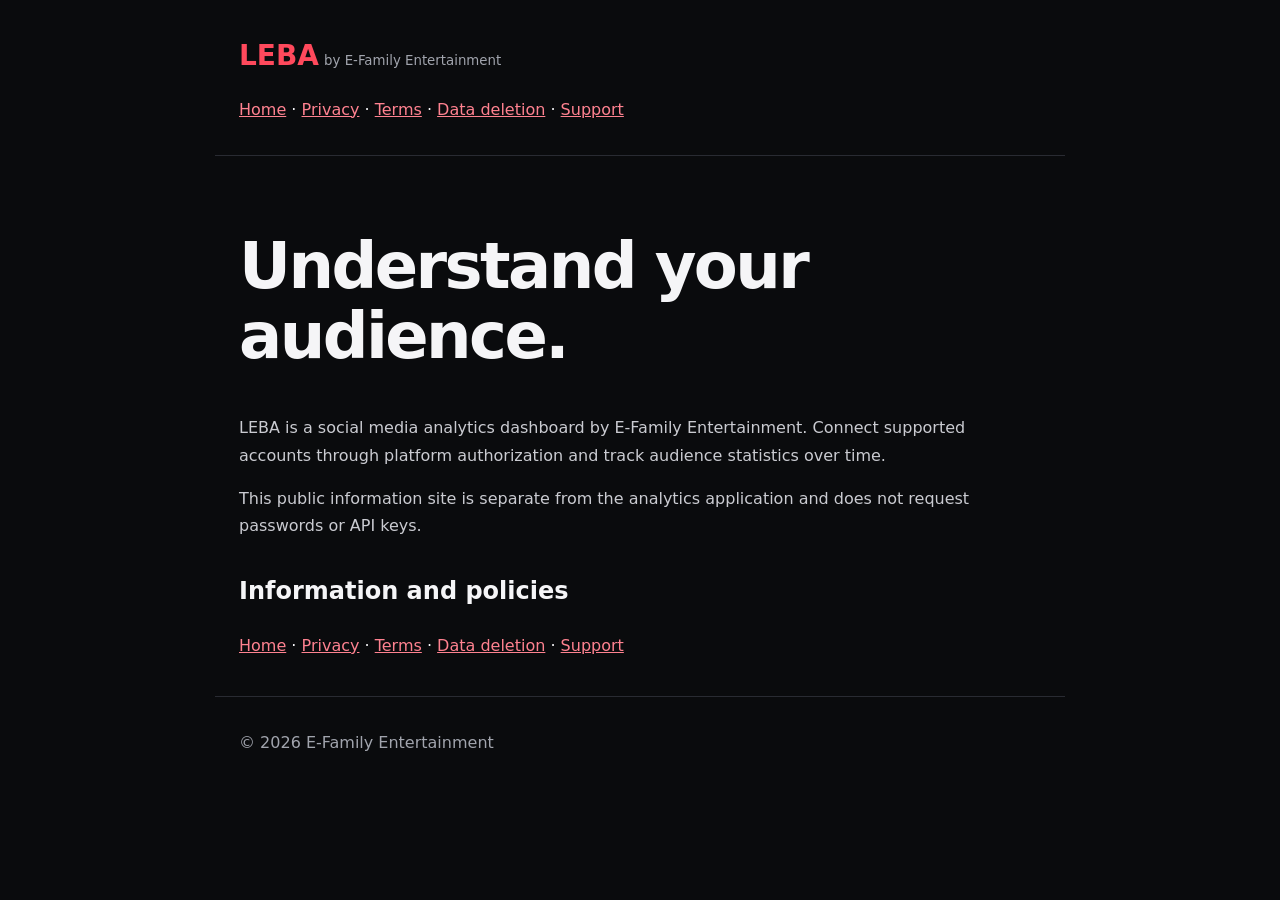
<file: index.html>
<!doctype html><html lang="en"><head><meta charset="utf-8"><meta name="viewport" content="width=device-width,initial-scale=1"><title>Understand your audience. — LEBA · E-Family Entertainment</title><link rel="stylesheet" href="./style.css"></head><body><header><strong>LEBA</strong> <small>by E-Family Entertainment</small><nav><a href="./">Home</a> · <a href="./leba/privacy/">Privacy</a> · <a href="./leba/terms/">Terms</a> · <a href="./leba/data-deletion/">Data deletion</a> · <a href="./leba/support/">Support</a></nav></header><main><h1>Understand your audience.</h1><p>LEBA is a social media analytics dashboard by E-Family Entertainment. Connect supported accounts through platform authorization and track audience statistics over time.</p><p>This public information site is separate from the analytics application and does not request passwords or API keys.</p><h2>Information and policies</h2><nav><a href="./">Home</a> · <a href="./leba/privacy/">Privacy</a> · <a href="./leba/terms/">Terms</a> · <a href="./leba/data-deletion/">Data deletion</a> · <a href="./leba/support/">Support</a></nav></main><footer>© 2026 E-Family Entertainment</footer></body></html>
</file>
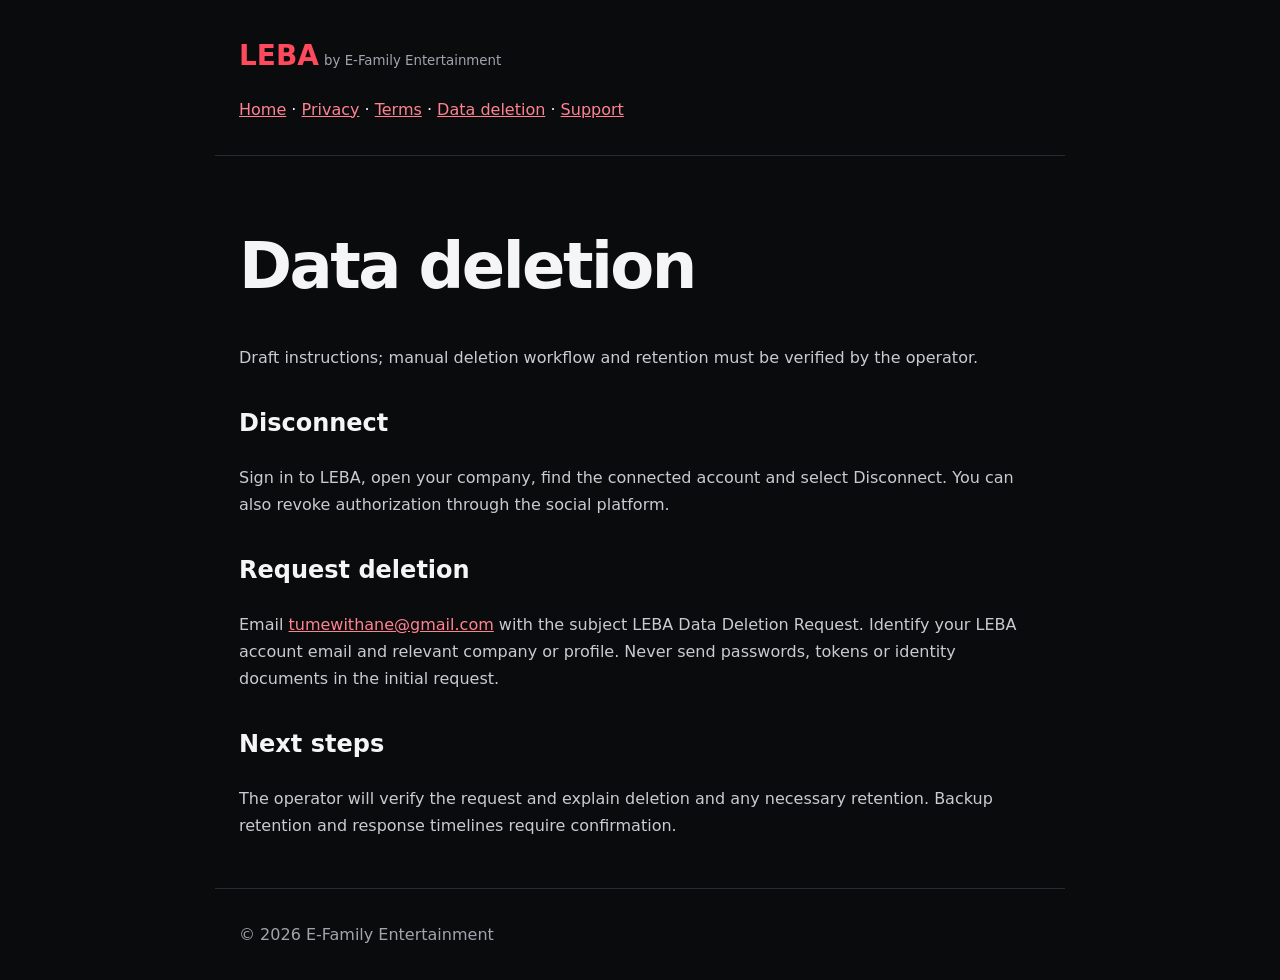
<file: leba/data-deletion/index.html>
<!doctype html><html lang="en"><head><meta charset="utf-8"><meta name="viewport" content="width=device-width,initial-scale=1"><title>Data deletion — LEBA · E-Family Entertainment</title><link rel="stylesheet" href="../../style.css"></head><body><header><strong>LEBA</strong> <small>by E-Family Entertainment</small><nav><a href="../../">Home</a> · <a href="../../leba/privacy/">Privacy</a> · <a href="../../leba/terms/">Terms</a> · <a href="../../leba/data-deletion/">Data deletion</a> · <a href="../../leba/support/">Support</a></nav></header><main><h1>Data deletion</h1><p>Draft instructions; manual deletion workflow and retention must be verified by the operator.</p><h2>Disconnect</h2><p>Sign in to LEBA, open your company, find the connected account and select Disconnect. You can also revoke authorization through the social platform.</p><h2>Request deletion</h2><p>Email <a href="mailto:tumewithane@gmail.com">tumewithane@gmail.com</a> with the subject LEBA Data Deletion Request. Identify your LEBA account email and relevant company or profile. Never send passwords, tokens or identity documents in the initial request.</p><h2>Next steps</h2><p>The operator will verify the request and explain deletion and any necessary retention. Backup retention and response timelines require confirmation.</p></main><footer>© 2026 E-Family Entertainment</footer></body></html>
</file>
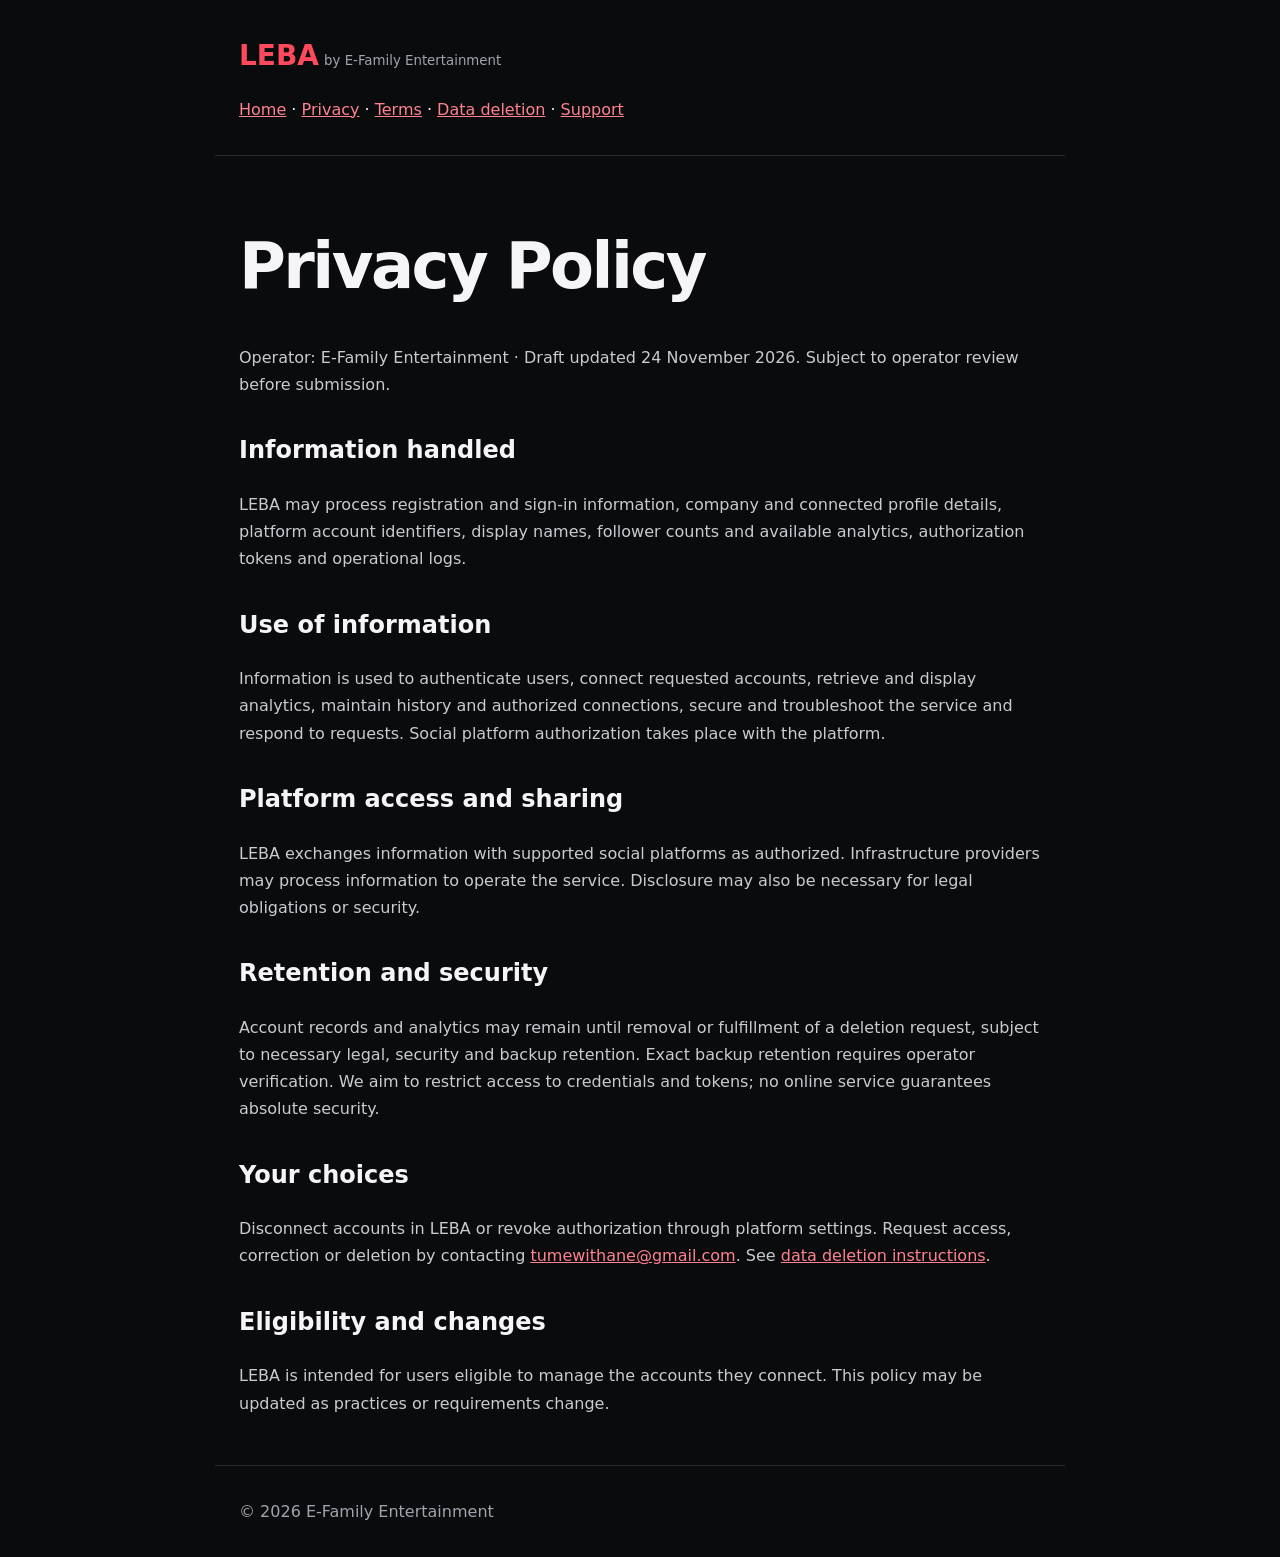
<file: leba/privacy/index.html>
<!doctype html><html lang="en"><head><meta charset="utf-8"><meta name="viewport" content="width=device-width,initial-scale=1"><title>Privacy Policy — LEBA · E-Family Entertainment</title><link rel="stylesheet" href="../../style.css"></head><body><header><strong>LEBA</strong> <small>by E-Family Entertainment</small><nav><a href="../../">Home</a> · <a href="../../leba/privacy/">Privacy</a> · <a href="../../leba/terms/">Terms</a> · <a href="../../leba/data-deletion/">Data deletion</a> · <a href="../../leba/support/">Support</a></nav></header><main><h1>Privacy Policy</h1><p>Operator: E-Family Entertainment · Draft updated 24 November 2026. Subject to operator review before submission.</p><h2>Information handled</h2><p>LEBA may process registration and sign-in information, company and connected profile details, platform account identifiers, display names, follower counts and available analytics, authorization tokens and operational logs.</p><h2>Use of information</h2><p>Information is used to authenticate users, connect requested accounts, retrieve and display analytics, maintain history and authorized connections, secure and troubleshoot the service and respond to requests. Social platform authorization takes place with the platform.</p><h2>Platform access and sharing</h2><p>LEBA exchanges information with supported social platforms as authorized. Infrastructure providers may process information to operate the service. Disclosure may also be necessary for legal obligations or security.</p><h2>Retention and security</h2><p>Account records and analytics may remain until removal or fulfillment of a deletion request, subject to necessary legal, security and backup retention. Exact backup retention requires operator verification. We aim to restrict access to credentials and tokens; no online service guarantees absolute security.</p><h2>Your choices</h2><p>Disconnect accounts in LEBA or revoke authorization through platform settings. Request access, correction or deletion by contacting <a href="mailto:tumewithane@gmail.com">tumewithane@gmail.com</a>. See <a href="../data-deletion/">data deletion instructions</a>.</p><h2>Eligibility and changes</h2><p>LEBA is intended for users eligible to manage the accounts they connect. This policy may be updated as practices or requirements change.</p></main><footer>© 2026 E-Family Entertainment</footer></body></html>
</file>
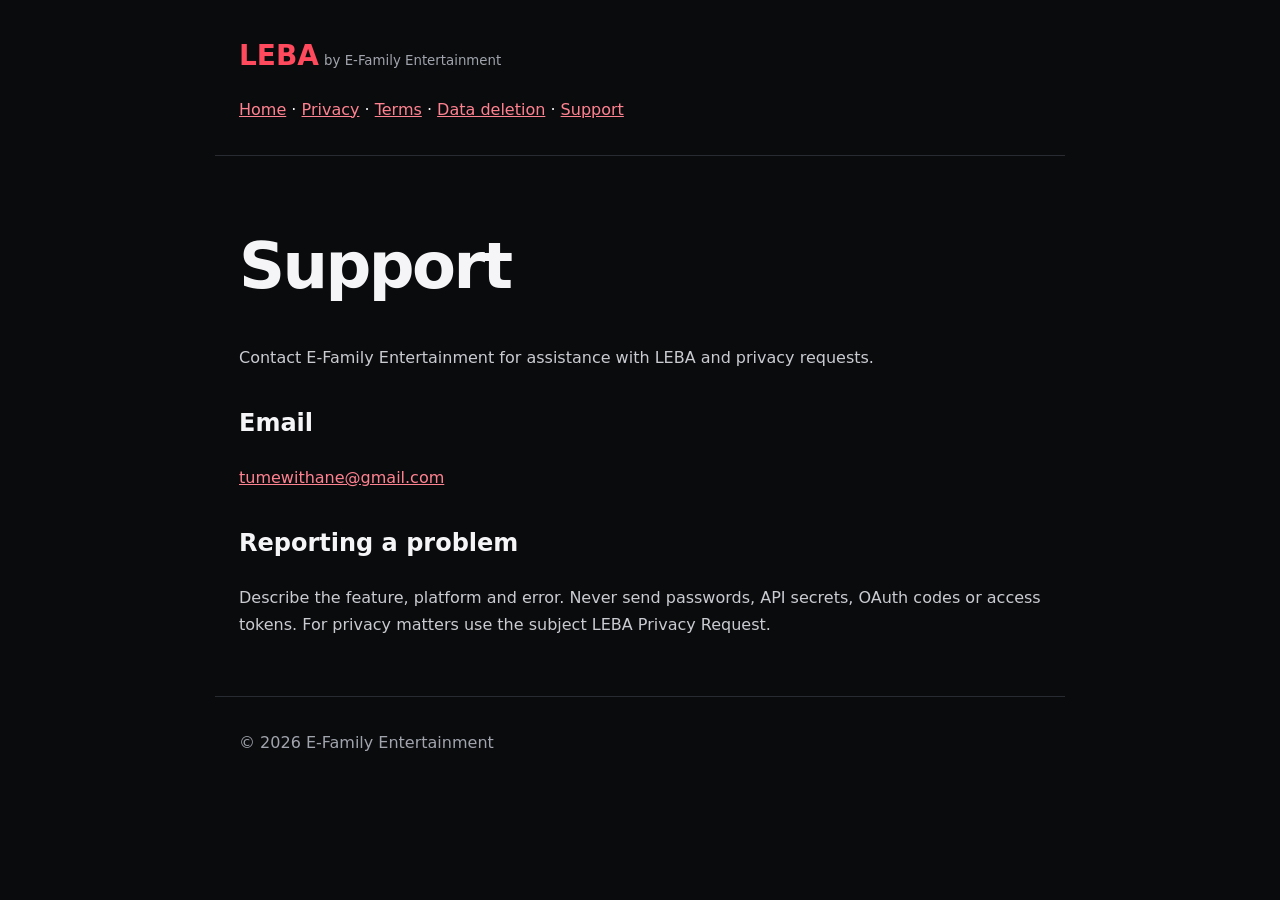
<file: leba/support/index.html>
<!doctype html><html lang="en"><head><meta charset="utf-8"><meta name="viewport" content="width=device-width,initial-scale=1"><title>Support — LEBA · E-Family Entertainment</title><link rel="stylesheet" href="../../style.css"></head><body><header><strong>LEBA</strong> <small>by E-Family Entertainment</small><nav><a href="../../">Home</a> · <a href="../../leba/privacy/">Privacy</a> · <a href="../../leba/terms/">Terms</a> · <a href="../../leba/data-deletion/">Data deletion</a> · <a href="../../leba/support/">Support</a></nav></header><main><h1>Support</h1><p>Contact E-Family Entertainment for assistance with LEBA and privacy requests.</p><h2>Email</h2><p><a href="mailto:tumewithane@gmail.com">tumewithane@gmail.com</a></p><h2>Reporting a problem</h2><p>Describe the feature, platform and error. Never send passwords, API secrets, OAuth codes or access tokens. For privacy matters use the subject LEBA Privacy Request.</p></main><footer>© 2026 E-Family Entertainment</footer></body></html>
</file>
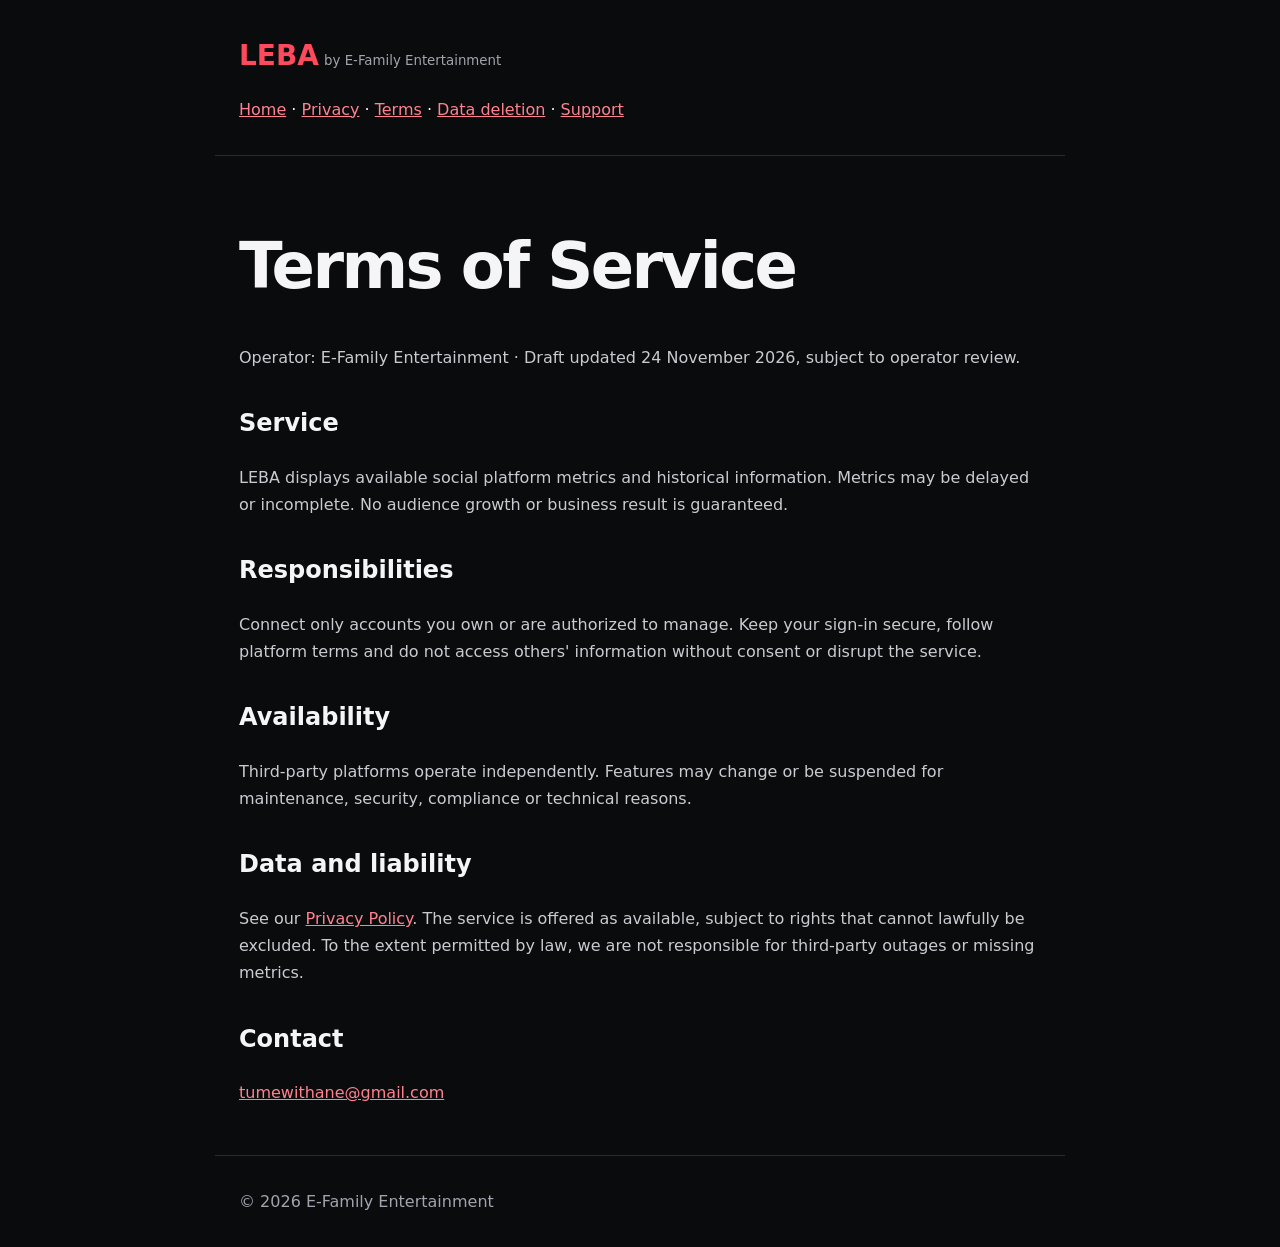
<file: leba/terms/index.html>
<!doctype html><html lang="en"><head><meta charset="utf-8"><meta name="viewport" content="width=device-width,initial-scale=1"><title>Terms of Service — LEBA · E-Family Entertainment</title><link rel="stylesheet" href="../../style.css"></head><body><header><strong>LEBA</strong> <small>by E-Family Entertainment</small><nav><a href="../../">Home</a> · <a href="../../leba/privacy/">Privacy</a> · <a href="../../leba/terms/">Terms</a> · <a href="../../leba/data-deletion/">Data deletion</a> · <a href="../../leba/support/">Support</a></nav></header><main><h1>Terms of Service</h1><p>Operator: E-Family Entertainment · Draft updated 24 November 2026, subject to operator review.</p><h2>Service</h2><p>LEBA displays available social platform metrics and historical information. Metrics may be delayed or incomplete. No audience growth or business result is guaranteed.</p><h2>Responsibilities</h2><p>Connect only accounts you own or are authorized to manage. Keep your sign-in secure, follow platform terms and do not access others' information without consent or disrupt the service.</p><h2>Availability</h2><p>Third-party platforms operate independently. Features may change or be suspended for maintenance, security, compliance or technical reasons.</p><h2>Data and liability</h2><p>See our <a href="../privacy/">Privacy Policy</a>. The service is offered as available, subject to rights that cannot lawfully be excluded. To the extent permitted by law, we are not responsible for third-party outages or missing metrics.</p><h2>Contact</h2><p><a href="mailto:tumewithane@gmail.com">tumewithane@gmail.com</a></p></main><footer>© 2026 E-Family Entertainment</footer></body></html>
</file>
<file: style.css>
*{box-sizing:border-box}body{margin:0;background:#0a0b0d;color:#f5f5f7;font:16px/1.7 system-ui,sans-serif}header,main,footer{max-width:850px;margin:auto;padding:32px 24px}header,footer{border-bottom:1px solid #292b32}header strong{font-size:28px;color:#ff495c}small,footer{color:#a1a4ad}nav{margin-top:16px}a{color:#ff8290}h1{font-size:clamp(36px,7vw,64px);line-height:1.1;letter-spacing:-.04em}h2{margin-top:32px}p{color:#cacbd1}main{min-height:60vh}footer{border-top:1px solid #292b32;border-bottom:0}
</file>
